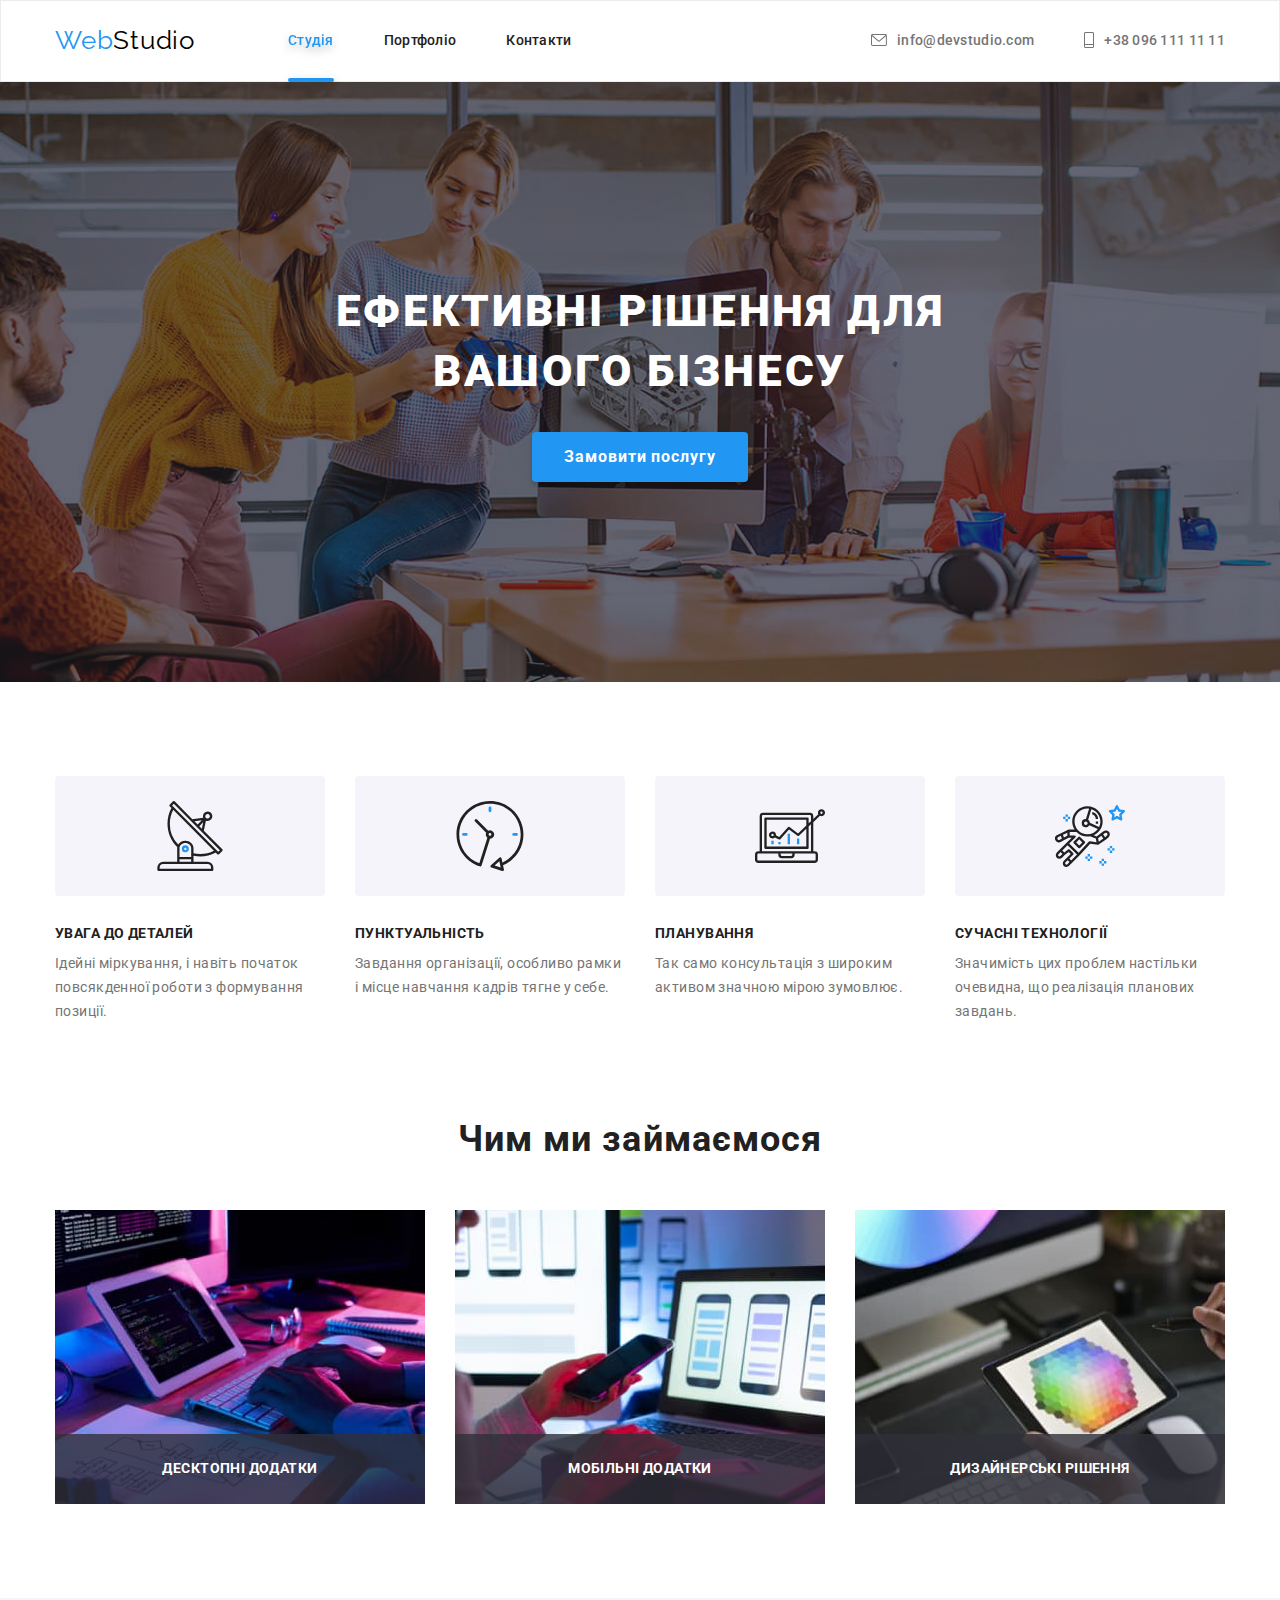
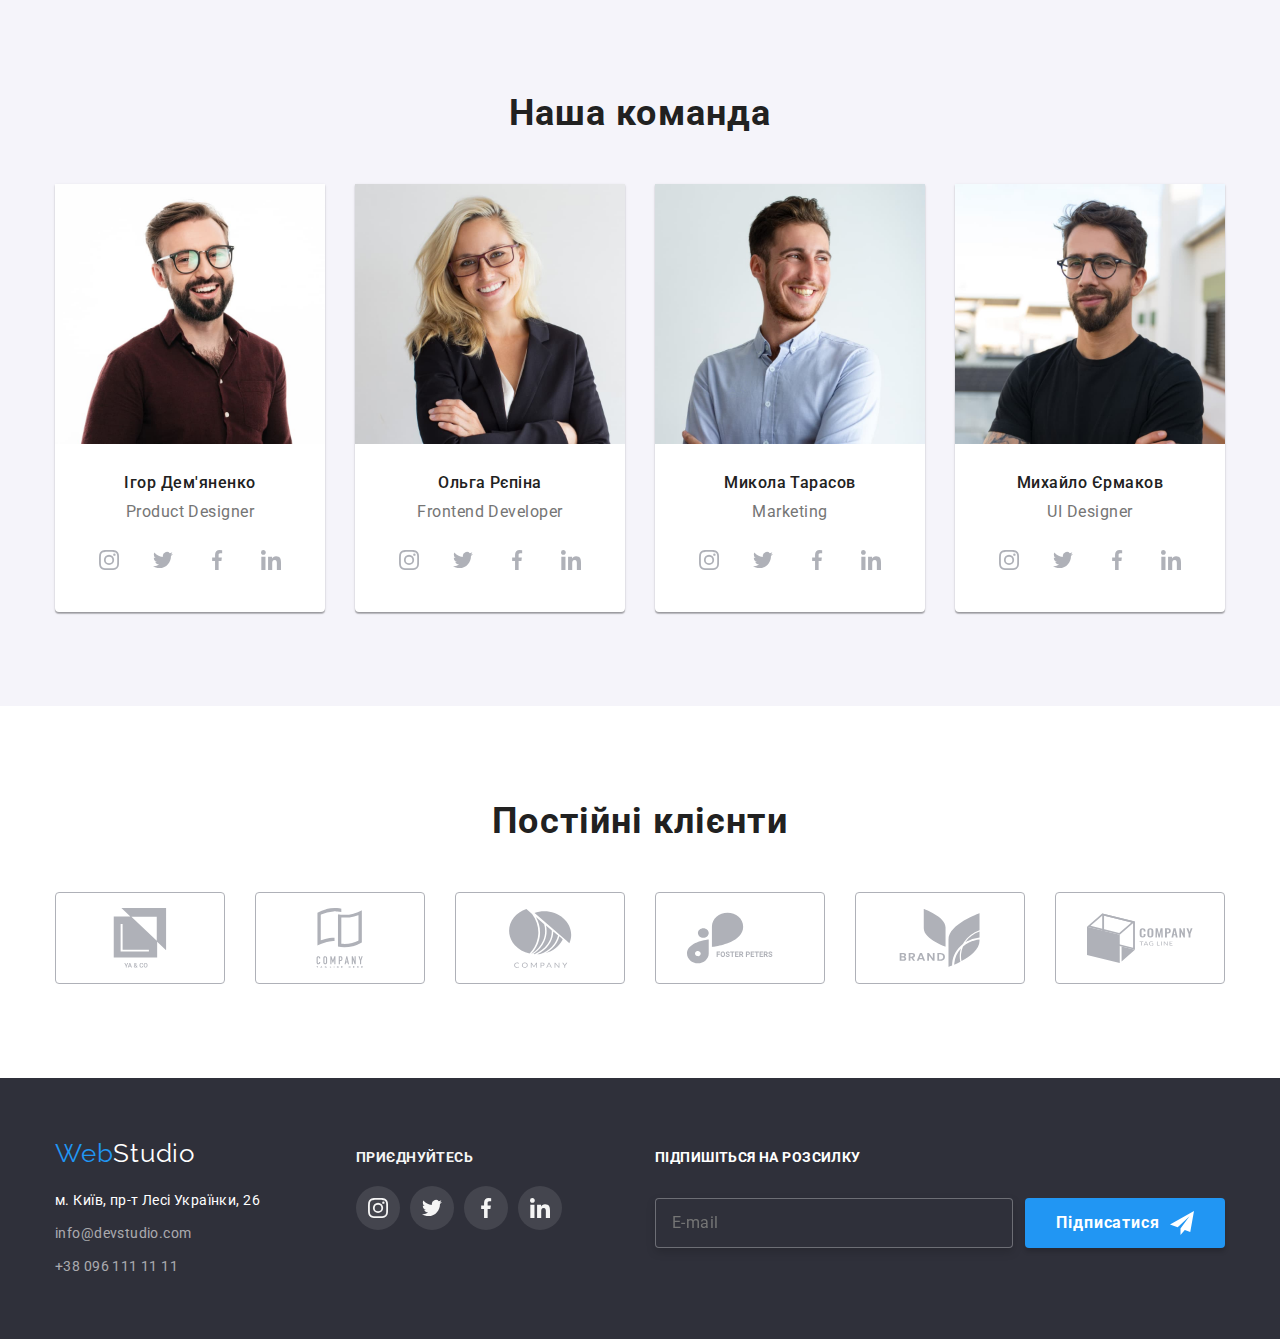
<file: index.html>
<!DOCTYPE html>
<html lang="uk">
  <head>
    <meta charset="UTF-8" />
    <meta http-equiv="X-UA-Compatible" content="IE=edge" />
    <meta name="viewport" content="width=device-width, initial-scale=1.0" />
    <title>Студія</title>

    <!-- font -->
    <link rel="preconnect" href="https://fonts.googleapis.com" />
    <link rel="preconnect" href="https://fonts.gstatic.com" crossorigin />
    <link
      href="https://fonts.googleapis.com/css2?family=Raleway:wght@700&family=Roboto:wght@400;500;700;900&display=swap"
      rel="stylesheet"
    />

    <!-- normalize -->
    <link
      rel="stylesheet"
      href="https://cdnjs.cloudflare.com/ajax/libs/modern-normalize/1.1.0/modern-normalize.min.css"
      integrity="sha512-wpPYUAdjBVSE4KJnH1VR1HeZfpl1ub8YT/NKx4PuQ5NmX2tKuGu6U/JRp5y+Y8XG2tV+wKQpNHVUX03MfMFn9Q=="
      crossorigin="anonymous"
      referrerpolicy="no-referrer"
    />

    <!-- styles -->
    
    <link rel="stylesheet" href="./css/main.min.css" />
  </head>

  <body>
    <header class="page-header">
      <div class="container">
        <nav class="navigation">
          <a class="logo" href="./index.html"> Web<span class="logo--black">Studio</span></a>
          <ul class="menu">
            <li class="menu__item">
              <a class="menu__link menu--current" href="./index.html">Студія</a>
            </li>
            <li class="menu__item">
              <a class="menu__link" href="./portfolio.html">Портфоліо</a>
            </li>
            <li class="menu__item"><a class="menu__link" href="#">Контакти</a></li>
          </ul>
        </nav>
        <ul class="header-contact">
          <li class="header-contact__item">
            <a class="header-contact__link" href="mailto:info@devstudio.com">
              <svg class="header-contact__icon" width="16" height="12">
                <use href="./images/icons.svg#icon-mail"></use></svg
              >info@devstudio.com
            </a>
          </li>
          <li class="header-contact__item">
            <a class="header-contact__link" href="tel:+380961111111">
              <svg class="header-contact__icon" width="10" height="16">
                <use href="./images/icons.svg#icon-phone"></use></svg
              >+38 096 111 11 11
            </a>
          </li>
        </ul>
      </div>
    </header>

    <main>
      <section class="hero overlay section">
        <div class="container">
          <h1 class="hero-title">Ефективні рішення для вашого бізнесу</h1>
          <button data-modal-open class="hero-button button" type="button">Замовити послугу</button>
        </div>
      </section>

      <section class="features section">
        <div class="container">
          <h2 class="visually-hidden">Наші особливості</h2>
          <ul class="features-list">
            <li class="features-list__item">
              <div class="features-svg-container">
                <svg class="features-svg-container__icon" width="70" height="70">
                  <use href="./images/icons.svg#icon-antena"></use>
                </svg>
              </div>
              <h3 class="features__title">УВАГА ДО ДЕТАЛЕЙ</h3>
              <p class="features__text">
                Ідейні міркування, і навіть початок повсякденної роботи з формування позиції.
              </p>
            </li>
            <li class="features-list__item">
              <div class="features-svg-container">
                <svg class="features-svg-container__icon" width="70" height="70">
                  <use href="./images/icons.svg#icon-clock"></use>
                </svg>
              </div>
              <h3 class="features__title">ПУНКТУАЛЬНІСТЬ</h3>
              <p class="features__text">
                Завдання організації, особливо рамки і місце навчання кадрів тягне у себе.
              </p>
            </li>
            <li class="features-list__item">
              <div class="features-svg-container">
                <svg class="features-svg-container__icon" width="70" height="70">
                  <use href="./images/icons.svg#icon-diagram"></use>
                </svg>
              </div>
              <h3 class="features__title">ПЛАНУВАННЯ</h3>
              <p class="features__text">
                Так само консультація з широким активом значною мірою зумовлює.
              </p>
            </li>
            <li class="features-list__item">
              <div class="features-svg-container">
                <svg class="features-svg-container__icon" width="70" height="70">
                  <use href="./images/icons.svg#icon-astronaut"></use>
                </svg>
              </div>
              <h3 class="features__title">СУЧАСНІ ТЕХНОЛОГІЇ</h3>
              <p class="features__text">
                Значимість цих проблем настільки очевидна, що реалізація планових завдань.
              </p>
            </li>
          </ul>
        </div>
      </section>

      <section class="engage section">
        <div class="container">
          <h2 class="engage-title section-title">Чим ми займаємося</h2>
          <ul class="engage-list list">
            <li class="engage-list__item">
              <img src="./images/img1.jpg" alt="десктопні додатки" width="370" />
              <h3 class="engage-list__title">ДЕСКТОПНІ ДОДАТКИ</h3>
            </li>
            <li class="engage-list__item">
              <img src="./images/img2.jpg" alt="мобільні додатки" width="370" />
              <h3 class="engage-list__title">Мобільні додатки</h3>
            </li>
            <li class="engage-list__item">
              <img src="./images/img3.jpg" alt="дизайнерські рішення" width="370" />
              <h3 class="engage-list__title">Дизайнерські рішення</h3>
            </li>
          </ul>
        </div>
      </section>

      <section class="team section">
        <div class="container">
          <h2 class="team-title section-title">Наша команда</h2>
          <ul class="team-list list">
            <li class="team-list__item">
              <img src="./images/igor_demyanenko.jpg" alt="Ігор Дем'яненко" width="270" />
              <div class="team-container">
                <h3 class="team-container__name">Ігор Дем'яненко</h3>
                <p class="team-container__position" lang="en">Product Designer</p>
                <ul class="social-list list">
                  <li class="social-list__item">
                    <a href="https://www.instagram.com" class="social-list__link link">
                      <svg class="icon-social" width="20" height="20">
                        <use href="./images/icons.svg#icon-instagram"></use></svg
                    ></a>
                  </li>
                  <li class="social-list__item">
                    <a href="https://twitter.com" class="social-list__link link">
                      <svg class="icon-social" width="20" height="20">
                        <use href="./images/icons.svg#icon-twitter"></use></svg
                    ></a>
                  </li>
                  <li class="social-list__item">
                    <a href="https://www.facebook.com" class="social-list__link link">
                      <svg class="icon-social" width="20" height="20">
                        <use href="./images/icons.svg#icon-facebook"></use></svg
                    ></a>
                  </li>
                  <li class="social-list__item">
                    <a href="https://www.linkedin.com" class="social-list__link link">
                      <svg class="icon-social" width="20" height="20">
                        <use href="./images/icons.svg#icon-linkedin"></use></svg
                    ></a>
                  </li>
                </ul>
              </div>
            </li>
            <li class="team-list__item">
              <img src="./images/olha_repsna.jpg" alt="Ольга Рєпіна" width="270" />
              <div class="team-container">
                <h3 class="team-container__name">Ольга Рєпіна</h3>
                <p class="team-container__position" lang="en">Frontend Developer</p>
                <ul class="social-list list">
                  <li class="social-list__item">
                    <a href="https://www.instagram.com" class="social-list__link link">
                      <svg class="icon-social" width="20" height="20">
                        <use href="./images/icons.svg#icon-instagram"></use></svg
                    ></a>
                  </li>
                  <li class="social-list__item">
                    <a href="https://twitter.com" class="social-list__link link">
                      <svg class="icon-social" width="20" height="20">
                        <use href="./images/icons.svg#icon-twitter"></use></svg
                    ></a>
                  </li>
                  <li class="social-list__item">
                    <a href="https://www.facebook.com" class="social-list__link link">
                      <svg class="icon-social" width="20" height="20">
                        <use href="./images/icons.svg#icon-facebook"></use></svg
                    ></a>
                  </li>
                  <li class="social-list__item">
                    <a href="https://www.linkedin.com" class="social-list__link link">
                      <svg class="icon-social" width="20" height="20">
                        <use href="./images/icons.svg#icon-linkedin"></use></svg
                    ></a>
                  </li>
                </ul>
              </div>
            </li>
            <li class="team-list__item">
              <img src="./images/mukola_tarasov.jpg" alt="Микола Тарасов" width="270" />
              <div class="team-container">
                <h3 class="team-container__name">Микола Тарасов</h3>
                <p class="team-container__position" lang="en">Marketing</p>
                <ul class="social-list list">
                  <li class="social-list__item">
                    <a href="https://www.instagram.com" class="social-list__link link">
                      <svg class="icon-social" width="20" height="20">
                        <use href="./images/icons.svg#icon-instagram"></use></svg
                    ></a>
                  </li>
                  <li class="social-list__item">
                    <a href="https://twitter.com" class="social-list__link link">
                      <svg class="icon-social" width="20" height="20">
                        <use href="./images/icons.svg#icon-twitter"></use></svg
                    ></a>
                  </li>
                  <li class="social-list__item">
                    <a href="https://www.facebook.com" class="social-list__link link">
                      <svg class="icon-social" width="20" height="20">
                        <use href="./images/icons.svg#icon-facebook"></use></svg
                    ></a>
                  </li>
                  <li class="social-list__item">
                    <a href="https://www.linkedin.com" class="social-list__link link">
                      <svg class="icon-social" width="20" height="20">
                        <use href="./images/icons.svg#icon-linkedin"></use></svg
                    ></a>
                  </li>
                </ul>
              </div>
            </li>
            <li class="team-list__item">
              <img src="./images/muhailo_ermakov.jpg" alt="Михайло Єрмаков" width="270" />
              <div class="team-container">
                <h3 class="team-container__name">Михайло Єрмаков</h3>
                <p class="team-container__position" lang="en">UI Designer</p>
                <ul class="social-list list">
                  <li class="social-list__item">
                    <a href="https://www.instagram.com" class="social-list__link link">
                      <svg class="icon-social" width="20" height="20">
                        <use href="./images/icons.svg#icon-instagram"></use></svg
                    ></a>
                  </li>
                  <li class="social-list__item">
                    <a href="https://twitter.com" class="social-list__link link">
                      <svg class="icon-social" width="20" height="20">
                        <use href="./images/icons.svg#icon-twitter"></use></svg
                    ></a>
                  </li>
                  <li class="social-list__item">
                    <a href="https://www.facebook.com" class="social-list__link link">
                      <svg class="icon-social" width="20" height="20">
                        <use href="./images/icons.svg#icon-facebook"></use></svg
                    ></a>
                  </li>
                  <li class="social-list__item">
                    <a href="https://www.linkedin.com" class="social-list__link link">
                      <svg class="icon-social" width="20" height="20">
                        <use href="./images/icons.svg#icon-linkedin"></use></svg
                    ></a>
                  </li>
                </ul>
              </div>
            </li>
          </ul>
        </div>
      </section>

      <section class="client section">
        <div class="container">
          <h2 class="client-title section-title">Постійні клієнти</h2>
          <ul class="client-list list">
            <li class="client-item">
              <a href="" class="client-link"
                ><svg class="icon-client" width="106" height="60">
                  <use href="./images/icons.svg#icon-client1"></use></svg
              ></a>
            </li>
            <li class="client-item">
              <a href="" class="client-link"
                ><svg class="icon-client" width="106" height="60">
                  <use href="./images/icons.svg#icon-client2"></use></svg
              ></a>
            </li>
            <li class="client-item">
              <a href="" class="client-link"
                ><svg class="icon-client" width="106" height="60">
                  <use href="./images/icons.svg#icon-client3"></use></svg
              ></a>
            </li>
            <li class="client-item">
              <a href="" class="client-link"
                ><svg class="icon-client" width="106" height="60">
                  <use href="./images/icons.svg#icon-client4"></use></svg
              ></a>
            </li>
            <li class="client-item">
              <a href="" class="client-link"
                ><svg class="icon-client" width="106" height="60">
                  <use href="./images/icons.svg#icon-client5"></use></svg
              ></a>
            </li>
            <li class="client-item">
              <a href="" class="client-link"
                ><svg class="icon-client" width="106" height="60">
                  <use href="./images/icons.svg#icon-client6"></use></svg
              ></a>
            </li>
          </ul>
        </div>
      </section>
    </main>

    <footer class="footer">
      <div class="container">
        <div class="footer-address">
          <a class="logo" href="./index.html"> Web<span class="logo--wigth">Studio</span></a>
          <address class="address">
            <ul class="address-list">
              <li class="address-list__item">
                <a
                  class="address-list__link"
                  href="https://goo.gl/maps/CPtrU1FHBa2aNyZL9"
                  target="_blank"
                  rel="noopener noreferrer nofollow"
                  >м. Київ, пр-т Лесі Українки, 26</a
                >
              </li>
              <li class="address-list__item">
                <a
                  class="address-list__link address-list__link--color"
                  href="mailto:info@devstudio.com"
                  >info@devstudio.com</a
                >
              </li>
              <li class="address-list__item">
                <a class="address-list__link address-list__link--color" href="tel:+380961111111"
                  >+38 096 111 11 11</a
                >
              </li>
            </ul>
          </address>
        </div>
        <div class="footer-social">
          <h2 class="footer-social-title">ПРИЄДНУЙТЕСЬ</h2>
          <ul class="social-list list">
            <li class="social-list__item">
              <a href="https://www.instagram.com" class="social-list__link link">
                <svg class="icon-social" width="20" height="20">
                  <use href="./images/icons.svg#icon-instagram"></use></svg
              ></a>
            </li>
            <li class="social-list__item">
              <a href="https://twitter.com" class="social-list__link link">
                <svg class="icon-social" width="20" height="20">
                  <use href="./images/icons.svg#icon-twitter"></use></svg
              ></a>
            </li>
            <li class="social-list__item">
              <a href="https://www.facebook.com" class="social-list__link link">
                <svg class="icon-social" width="20" height="20">
                  <use href="./images/icons.svg#icon-facebook"></use></svg
              ></a>
            </li>
            <li class="social-list__item">
              <a href="https://www.linkedin.com" class="social-list__link link">
                <svg class="icon-social" width="20" height="20">
                  <use href="./images/icons.svg#icon-linkedin"></use></svg
              ></a>
            </li>
          </ul>
        </div>
        <div class="footer-form">
          <h2 class="footer-form-title">Підпишіться на розсилку</h2>
          <form class="footer-form">
            <label class="footer-label-input">
              <input class="footer-input" type="email" name="mail" placeholder="E-mail" />
            </label>
            <button type="submit" class="submit button">
              Підписатися
              <svg class="input-send" width="24" height="24">
                <use href="./images/icons.svg#icon-send"></use>
              </svg>
            </button>
          </form>
        </div>
      </div>
    </footer>

    <div class="backdrop is-hidden" data-modal>
      <div class="modal">
        <button class="modal-close" type="button" data-modal-close>
          <svg class="modal-icon-close" width="18" height="18">
            <use href="./images/icons.svg#icon-close"></use>
          </svg>
        </button>
        <p class="modal-title">Залиште свої дані, ми вам передзвонимо</p>
        <form class="modal-form">
          <div class="modal-feild">
            <label class="input-label" for="user-name">Ім'я</label>
            <div class="input-wrap">
              <input
                type="text"
                name="user-name"
                class="modal-input"
                placeholder="Введіть ім'я"
                required
                id="user-name"
              />
              <svg class="modal-input-icon" width="18" height="18">
                <use href="./images/icons.svg#icon-person"></use>
              </svg>
            </div>
          </div>
          <div class="modal-feild">
            <label class="input-label" for="user-tel">Телефон</label>
            <div class="input-wrap">
              <input
                type="tel"
                name="user-tel"
                class="modal-input"
                placeholder="Введіть телефон"
                required
                id="user-tel"
              />
              <svg class="modal-input-icon" width="18" height="18">
                <use href="./images/icons.svg#icon-telphone"></use>
              </svg>
            </div>
          </div>
          <div class="modal-feild">
            <label class="input-label" for="user-mail">Пошта</label>
            <div class="input-wrap">
              <input
                type="email"
                name="user-mail"
                class="modal-input"
                placeholder="Введіть пошту"
                required
                id="user-mail"
              />
              <svg class="modal-input-icon" width="18" height="18">
                <use href="./images/icons.svg#icon-email"></use>
              </svg>
            </div>
          </div>
          <div class="modal-feild last">
            <label class="input-label" for="user-comment">Коментар</label>
            <textarea
              name="user-comment"
              id="user-comment"
              class="modal-text"
              placeholder="Введіть текст"
            ></textarea>
          </div>
          <label class="label-checkbox">
            <input
              type="checkbox"
              class="input-checkbox visually-hidden"
              name="licence-agree"
              value="agree"
            />
            <span class="custom-check">
              <svg class="check-icon" width="16" height="15">
                <use href="./images/icons.svg#icon-checked"></use>
              </svg>
            </span>
            <span class="checkbox-text">Погоджуюся з розсилкою та приймаю</span>
            <a сlass="link-checkbox" href="./index.html">Умови договору</a>
          </label>
          <button class="button-submit button" type="submit">Відправити</button>
        </form>
      </div>
    </div>
    <script src="./js/modal.js"></script>
  </body>
</html>
</file>
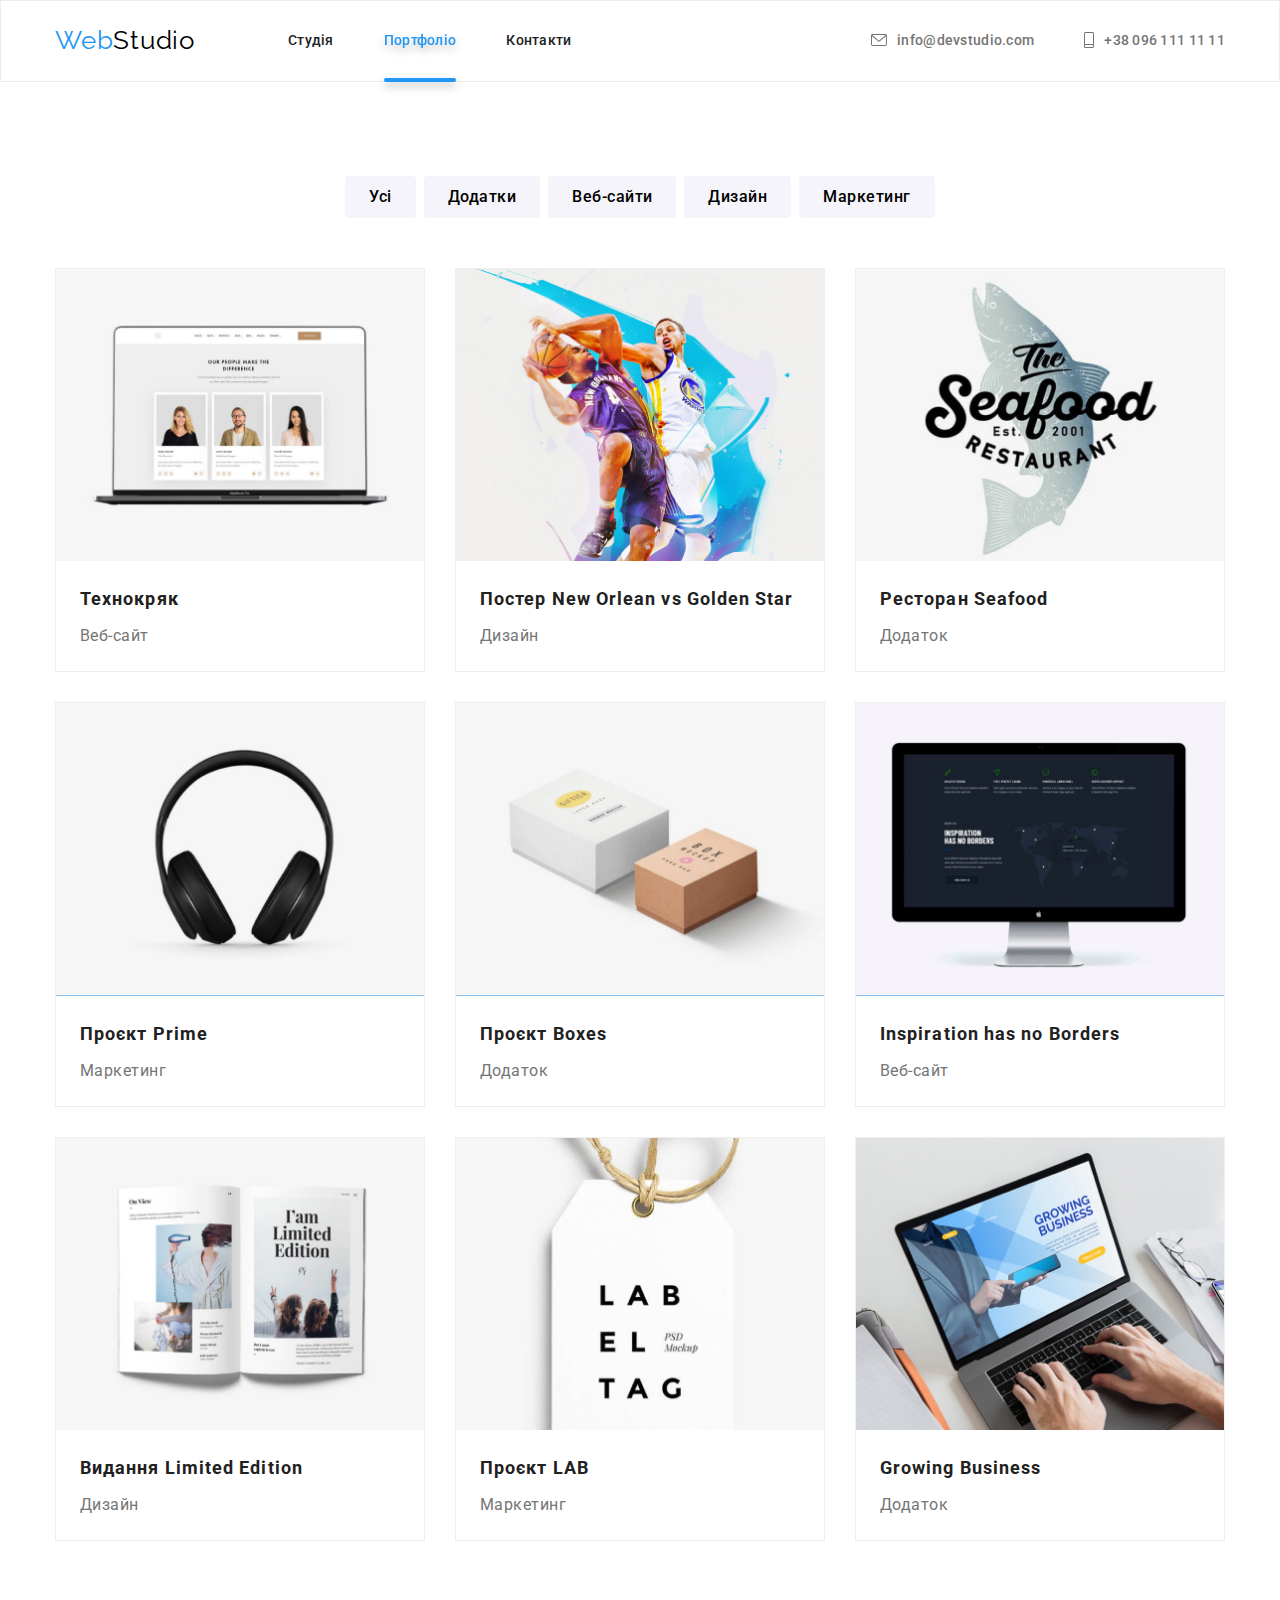
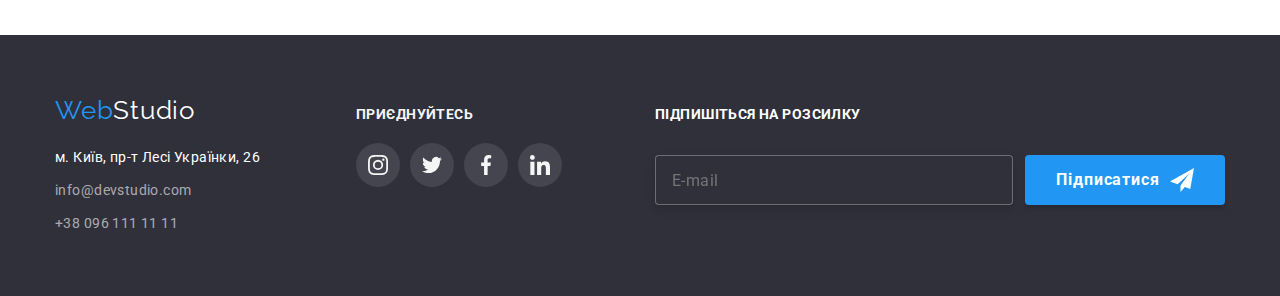
<file: portfolio.html>
<!DOCTYPE html>
<html lang="uk">
  <head>
    <meta charset="UTF-8" />
    <meta http-equiv="X-UA-Compatible" content="IE=edge" />
    <meta name="viewport" content="width=device-width, initial-scale=1.0" />
    <title>Портфоліо</title>
    <link rel="preconnect" href="https://fonts.googleapis.com" />
    <link rel="preconnect" href="https://fonts.gstatic.com" crossorigin />
    <link
      href="https://fonts.googleapis.com/css2?family=Raleway:wght@700&family=Roboto:wght@400;500;700;900&display=swap"
      rel="stylesheet"
    />
    <link
      rel="stylesheet"
      href="https://cdnjs.cloudflare.com/ajax/libs/modern-normalize/1.1.0/modern-normalize.min.css"
      integrity="sha512-wpPYUAdjBVSE4KJnH1VR1HeZfpl1ub8YT/NKx4PuQ5NmX2tKuGu6U/JRp5y+Y8XG2tV+wKQpNHVUX03MfMFn9Q=="
      crossorigin="anonymous"
      referrerpolicy="no-referrer"
    />
    <link rel="stylesheet" href="./css/main.min.css" />
  </head>

  <body class="sait-body">
    <header class="page-header">
      <div class="container">
        <nav class="navigation">
          <a class="logo" href="./index.html"> Web<span class="logo--black">Studio</span></a>
          <ul class="menu">
            <li class="menu__item">
              <a class="menu__link" href="./index.html">Студія</a>
            </li>
            <li class="menu__item">
              <a class="menu__link menu--current" href="./portfolio.html">Портфоліо</a>
            </li>
            <li class="menu__item"><a class="menu__link" href="#">Контакти</a></li>
          </ul>
        </nav>
        <ul class="header-contact">
          <li class="header-contact__item">
            <a class="header-contact__link" href="mailto:info@devstudio.com">
              <svg class="header-contact__icon" width="16" height="12">
                <use href="./images/icons.svg#icon-mail"></use></svg
              >info@devstudio.com
            </a>
          </li>
          <li class="header-contact__item">
            <a class="header-contact__link" href="tel:+380961111111">
              <svg class="header-contact__icon" width="10" height="16">
                <use href="./images/icons.svg#icon-phone"></use></svg
              >+38 096 111 11 11
            </a>
          </li>
        </ul>
      </div>
    </header>
    <main>
      <section class="portfolio section">
        <div class="container">
          <h1 class="filters-title visually-hidden">портфоліо</h1>
          <ul class="filters-list list">
            <li class="filters-item">
              <button class="filters-button" type="button">Усі</button>
            </li>
            <li class="filters-item">
              <button class="filters-button" type="button">Додатки</button>
            </li>
            <li class="filters-item">
              <button class="filters-button" type="button">Веб-сайти</button>
            </li>
            <li class="filters-item">
              <button class="filters-button" type="button">Дизайн</button>
            </li>
            <li class="filters-item">
              <button class="filters-button" type="button">Маркетинг</button>
            </li>
          </ul>
          <ul class="progects-list list">
            <li class="progects-item">
              <a class="progects-link link" href="http://">
                <div class="progects-thamb">
                  <img src="./images/tehnokryak.jpg" alt="Технокряк" width="370" />
                  <p class="progects-overlay-text">
                    Ресурс пропонує комплексні пропозиції з різним рівнем функціоналу та сервісів.
                    Все це дозволить відвідувачу отримати вичерпні відомості про компанію чи
                    приватну особу.
                  </p>
                </div>
                <div class="container-progects">
                  <h2 class="progects-title">Технокряк</h2>
                  <p class="progects-text">Веб-сайт</p>
                </div>
              </a>
            </li>
            <li class="progects-item">
              <a class="progects-link link" href="http://">
                <div class="progects-thamb">
                  <img src="./images/poster.jpg" alt="New Orlean vs Golden Star" width="370" />
                  <p class="progects-overlay-text">
                    Ресурс пропонує комплексні пропозиції з різним рівнем функціоналу та сервісів.
                    Все це дозволить відвідувачу отримати вичерпні відомості про компанію чи
                    приватну особу.
                  </p>
                </div>
                <div class="container-progects">
                  <h2 class="progects-title">
                    Постер <span lang="en">New Orlean vs Golden Star</span>
                  </h2>
                  <p class="progects-text">Дизайн</p>
                </div>
              </a>
            </li>
            <li class="progects-item">
              <a class="progects-link link" href="http://">
                <div class="progects-thamb">
                  <img src="./images/restoran.jpg" alt="Seafood" width="370" />
                  <p class="progects-overlay-text">
                    Ресурс пропонує комплексні пропозиції з різним рівнем функціоналу та сервісів.
                    Все це дозволить відвідувачу отримати вичерпні відомості про компанію чи
                    приватну особу.
                  </p>
                </div>
                <div class="container-progects">
                  <h2 class="progects-title">Ресторан <span lang="en">Seafood</span></h2>
                  <p class="progects-text">Додаток</p>
                </div>
              </a>
            </li>
            <li class="progects-item">
              <a class="progects-link link" href="http://">
                <div class="progects-thamb">
                  <img src="./images/prime.jpg" alt="Prime" width="370" />
                  <p class="progects-overlay-text">
                    Ресурс пропонує комплексні пропозиції з різним рівнем функціоналу та сервісів.
                    Все це дозволить відвідувачу отримати вичерпні відомості про компанію чи
                    приватну особу.
                  </p>
                </div>
                <div class="container-progects">
                  <h2 class="progects-title">Проєкт <span lang="en">Prime</span></h2>
                  <p class="progects-text">Маркетинг</p>
                </div>
              </a>
            </li>
            <li class="progects-item">
              <a class="progects-link link" href="http://">
                <div class="progects-thamb">
                  <img src="./images/boxes.jpg" alt="Boxes" width="370" />
                  <p class="progects-overlay-text">
                    Ресурс пропонує комплексні пропозиції з різним рівнем функціоналу та сервісів.
                    Все це дозволить відвідувачу отримати вичерпні відомості про компанію чи
                    приватну особу.
                  </p>
                </div>
                <div class="container-progects">
                  <h2 class="progects-title">Проєкт <span lang="en">Boxes</span></h2>
                  <p class="progects-text">Додаток</p>
                </div>
              </a>
            </li>
            <li class="progects-item">
              <a class="progects-link link" href="http://">
                <div class="progects-thamb">
                  <img
                    src="./images/inspiration_has_no_borders.jpg"
                    alt="Inspiration has no Borders"
                    width="370"
                  />
                  <p class="progects-overlay-text">
                    Ресурс пропонує комплексні пропозиції з різним рівнем функціоналу та сервісів.
                    Все це дозволить відвідувачу отримати вичерпні відомості про компанію чи
                    приватну особу.
                  </p>
                </div>
                <div class="container-progects">
                  <h2 class="progects-title" lang="en">Inspiration has no Borders</h2>
                  <p class="progects-text">Веб-сайт</p>
                </div>
              </a>
            </li>
            <li class="progects-item">
              <a class="progects-link link" href="http://">
                <div class="progects-thamb">
                  <img src="./images/limited_edition.jpg" alt="Limited Edition" width="370" />
                  <p class="progects-overlay-text">
                    Ресурс пропонує комплексні пропозиції з різним рівнем функціоналу та сервісів.
                    Все це дозволить відвідувачу отримати вичерпні відомості про компанію чи
                    приватну особу.
                  </p>
                </div>
                <div class="container-progects">
                  <h2 class="progects-title">Видання <span lang="en">Limited Edition</span></h2>
                  <p class="progects-text">Дизайн</p>
                </div>
              </a>
            </li>
            <li class="progects-item">
              <a class="progects-link link" href="http://">
                <div class="progects-thamb">
                  <img src="./images/lab.jpg" alt="LAB" width="370" />
                  <p class="progects-overlay-text">
                    Ресурс пропонує комплексні пропозиції з різним рівнем функціоналу та сервісів.
                    Все це дозволить відвідувачу отримати вичерпні відомості про компанію чи
                    приватну особу.
                  </p>
                </div>
                <div class="container-progects">
                  <h2 class="progects-title">Проєкт <span lang="en">LAB</span></h2>
                  <p class="progects-text">Маркетинг</p>
                </div>
              </a>
            </li>
            <li class="progects-item">
              <a class="progects-link link" href="http://">
                <div class="progects-thamb">
                  <img src="./images/growing_business.jpg" alt="Growing Business" width="370" />
                  <p class="progects-overlay-text">
                    Ресурс пропонує комплексні пропозиції з різним рівнем функціоналу та сервісів.
                    Все це дозволить відвідувачу отримати вичерпні відомості про компанію чи
                    приватну особу.
                  </p>
                </div>
                <div class="container-progects">
                  <h2 class="progects-title" lang="en">Growing Business</h2>
                  <p class="progects-text">Додаток</p>
                </div>
              </a>
            </li>
          </ul>
        </div>
      </section>
    </main>
    <footer class="footer">
      <div class="container">
        <div class="footer-address">
          <a class="logo" href="./index.html"> Web<span class="logo--wigth">Studio</span></a>
          <address class="address">
            <ul class="address-list">
              <li class="address-list__item">
                <a
                  class="address-list__link"
                  href="https://goo.gl/maps/CPtrU1FHBa2aNyZL9"
                  target="_blank"
                  rel="noopener noreferrer nofollow"
                  >м. Київ, пр-т Лесі Українки, 26</a
                >
              </li>
              <li class="address-list__item">
                <a
                  class="address-list__link address-list__link--color"
                  href="mailto:info@devstudio.com"
                  >info@devstudio.com</a
                >
              </li>
              <li class="address-list__item">
                <a class="address-list__link address-list__link--color" href="tel:+380961111111"
                  >+38 096 111 11 11</a
                >
              </li>
            </ul>
          </address>
        </div>
        <div class="footer-social">
          <h2 class="footer-social-title">ПРИЄДНУЙТЕСЬ</h2>
          <ul class="social-list list">
            <li class="social-list__item">
              <a href="https://www.instagram.com" class="social-list__link link">
                <svg class="icon-social" width="20" height="20">
                  <use href="./images/icons.svg#icon-instagram"></use></svg
              ></a>
            </li>
            <li class="social-list__item">
              <a href="https://twitter.com" class="social-list__link link">
                <svg class="icon-social" width="20" height="20">
                  <use href="./images/icons.svg#icon-twitter"></use></svg
              ></a>
            </li>
            <li class="social-list__item">
              <a href="https://www.facebook.com" class="social-list__link link">
                <svg class="icon-social" width="20" height="20">
                  <use href="./images/icons.svg#icon-facebook"></use></svg
              ></a>
            </li>
            <li class="social-list__item">
              <a href="https://www.linkedin.com" class="social-list__link link">
                <svg class="icon-social" width="20" height="20">
                  <use href="./images/icons.svg#icon-linkedin"></use></svg
              ></a>
            </li>
          </ul>
        </div>
        <div class="footer-form">
          <h2 class="footer-form-title">Підпишіться на розсилку</h2>
          <form class="footer-form">
            <label class="footer-label-input">
              <input class="footer-input" type="email" name="mail" placeholder="E-mail" />
            </label>
            <button type="submit" class="submit button">
              Підписатися
              <svg class="input-send" width="24" height="24">
                <use href="./images/icons.svg#icon-send"></use>
              </svg>
            </button>
          </form>
        </div>
      </div>
    </footer>
  </body>
</html>
</file>
<file: css/main.min.css>
.header-contact__link,.header-contact,.menu,.navigation,.page-header .container,.label-checkbox,.button{display:-webkit-box;display:-ms-flexbox;display:flex;-webkit-box-align:center;-ms-flex-align:center;align-items:center}.filters-list,.client-link,.social-list__link,.social-list,.engage-list__title,.engage-list,.features-svg-container,.features-list{display:-webkit-box;display:-ms-flexbox;display:flex;-webkit-box-pack:center;-ms-flex-pack:center;justify-content:center}.visually-hidden{position:absolute;white-space:nowrap;width:1px;height:1px;overflow:hidden;border:0;padding:0;clip:rect(0 0 0 0);-webkit-clip-path:inset(50%);clip-path:inset(50%);margin:-1px}/*! modern-normalize v1.1.0 | MIT License | https://github.com/sindresorhus/modern-normalize */*,::after,::before{-webkit-box-sizing:border-box;box-sizing:border-box}html{-moz-tab-size:4;-o-tab-size:4;tab-size:4}html{line-height:1.15;-webkit-text-size-adjust:100%}body{margin:0}body{font-family:system-ui,-apple-system,"Segoe UI",Roboto,Helvetica,Arial,sans-serif,"Apple Color Emoji","Segoe UI Emoji"}hr{height:0;color:inherit}abbr[title]{-webkit-text-decoration:underline dotted;text-decoration:underline dotted}b,strong{font-weight:bolder}code,kbd,pre,samp{font-family:ui-monospace,SFMono-Regular,Consolas,"Liberation Mono",Menlo,monospace;font-size:1em}small{font-size:80%}sub,sup{font-size:75%;line-height:0;position:relative;vertical-align:baseline}sub{bottom:-0.25em}sup{top:-0.5em}table{text-indent:0;border-color:inherit}button,input,optgroup,select,textarea{font-family:inherit;font-size:100%;line-height:1.15;margin:0}button,select{text-transform:none}[type=button],[type=reset],[type=submit],button{-webkit-appearance:button}::-moz-focus-inner{border-style:none;padding:0}:-moz-focusring{outline:1px dotted ButtonText}:-moz-ui-invalid{box-shadow:none}legend{padding:0}progress{vertical-align:baseline}::-webkit-inner-spin-button,::-webkit-outer-spin-button{height:auto}[type=search]{-webkit-appearance:textfield;outline-offset:-2px}::-webkit-search-decoration{-webkit-appearance:none}::-webkit-file-upload-button{-webkit-appearance:button;font:inherit}summary{display:list-item}html{-webkit-box-sizing:border-box;box-sizing:border-box}*,*::before,*::after{-webkit-box-sizing:inherit;box-sizing:inherit}p,h1,h2,h3,h4,h5,h6{margin:0}ul,ol{margin:0;padding-left:0}button{cursor:pointer}address{font-style:normal}img{display:block;max-width:100%;height:auto}.link{text-decoration:none}.list{list-style:none}body{background:#fff;color:#212121;font-family:"Roboto","Raleway",sans-serif;font-size:14px}.container{width:1200px;padding-left:15px;padding-right:15px;margin:0 auto}.section{padding-top:94px;padding-bottom:94px}.section-title{margin-bottom:50px;font-size:36px;line-height:1.17;letter-spacing:.03em;text-align:center}.button{background-color:#2196f3;-webkit-transition:background-color 250ms cubic-bezier(0.4, 0, 0.2, 1);transition:background-color 250ms cubic-bezier(0.4, 0, 0.2, 1);-webkit-box-pack:center;-ms-flex-pack:center;justify-content:center;height:50px;font-family:"Roboto";font-style:normal;font-size:16px;line-height:1.88;letter-spacing:.06em;font-weight:700;border-color:rgba(0,0,0,0);color:#fff;-webkit-box-shadow:0px 4px 4px rgba(0,0,0,.15);box-shadow:0px 4px 4px rgba(0,0,0,.15);border-radius:4px}.backdrop{position:fixed;top:0;left:0;width:100%;height:100%;background-color:rgba(0,0,0,.2);-webkit-transition:opacity 250ms cubic-bezier(0.4, 0, 0.2, 1),visibility 250ms cubic-bezier(0.4, 0, 0.2, 1);transition:opacity 250ms cubic-bezier(0.4, 0, 0.2, 1),visibility 250ms cubic-bezier(0.4, 0, 0.2, 1)}.backdrop.is-hidden{opacity:0;visibility:hidden;pointer-events:none}.backdrop.is-hidden .modal{-webkit-transform:translate(-50%, -50%) scale(0) rotate(-360deg);transform:translate(-50%, -50%) scale(0) rotate(-360deg);border-radius:50%}.modal{position:absolute;top:50%;left:50%;-webkit-transform:translate(-50%, -50%) scale(1) rotate(0);transform:translate(-50%, -50%) scale(1) rotate(0);-webkit-transition:border-radius 250ms cubic-bezier(0.4, 0, 0.2, 1),-webkit-transform 250ms cubic-bezier(0.4, 0, 0.2, 1);transition:border-radius 250ms cubic-bezier(0.4, 0, 0.2, 1),-webkit-transform 250ms cubic-bezier(0.4, 0, 0.2, 1);transition:transform 250ms cubic-bezier(0.4, 0, 0.2, 1),border-radius 250ms cubic-bezier(0.4, 0, 0.2, 1);transition:transform 250ms cubic-bezier(0.4, 0, 0.2, 1),border-radius 250ms cubic-bezier(0.4, 0, 0.2, 1),-webkit-transform 250ms cubic-bezier(0.4, 0, 0.2, 1);min-height:581px;width:528px;border-radius:4px;padding:40px;background-color:#fff;-webkit-box-shadow:1px 0px 2px rgba(0,0,0,.2),1px 0px 1px rgba(0,0,0,.14),3px 0px 1px rgba(0,0,0,.12);box-shadow:1px 0px 2px rgba(0,0,0,.2),1px 0px 1px rgba(0,0,0,.14),3px 0px 1px rgba(0,0,0,.12)}.modal-close{position:absolute;top:8px;right:8px;width:30px;height:30px;-webkit-transition:color 250ms cubic-bezier(0.4, 0, 0.2, 1);transition:color 250ms cubic-bezier(0.4, 0, 0.2, 1);display:-webkit-inline-box;display:-ms-inline-flexbox;display:inline-flex;-webkit-box-pack:center;-ms-flex-pack:center;justify-content:center;-webkit-box-align:center;-ms-flex-align:center;align-items:center;border-radius:50%;border:1px solid rgba(0,0,0,.1);background-color:rgba(0,0,0,0);cursor:pointer;color:#000}.modal-close:hover,.modal-close:focus{color:#2196f3}.modal-icon-close{fill:currentColor}.modal-title{font-size:20px;line-height:1.15;letter-spacing:.03em;font-weight:700;text-align:center;margin-bottom:12px;color:#212121}.modal-feild{margin-bottom:10px}.last{margin-bottom:0}.input-label{display:block;margin-bottom:4px;font-size:12px;line-height:1.67;letter-spacing:.01em;color:#757575}.input-wrap{position:relative}.modal-input-icon{position:absolute;left:12px;top:50%;-webkit-transform:translateY(-50%);transform:translateY(-50%);-webkit-transition:fill 250ms cubic-bezier(0.4, 0, 0.2, 1);transition:fill 250ms cubic-bezier(0.4, 0, 0.2, 1)}.modal-input{width:100%;height:40px;border:1px solid rgba(33,33,33,.2);border-radius:4px;padding-left:40px;outline:rgba(0,0,0,0);-webkit-transition:border-color 250ms cubic-bezier(0.4, 0, 0.2, 1);transition:border-color 250ms cubic-bezier(0.4, 0, 0.2, 1)}.modal-input::-webkit-input-placeholder{font-size:12px;letter-spacing:.01em;color:rgba(117,117,117,.5)}.modal-input::-moz-placeholder{font-size:12px;letter-spacing:.01em;color:rgba(117,117,117,.5)}.modal-input:-ms-input-placeholder{font-size:12px;letter-spacing:.01em;color:rgba(117,117,117,.5)}.modal-input::-ms-input-placeholder{font-size:12px;letter-spacing:.01em;color:rgba(117,117,117,.5)}.modal-input::placeholder{font-size:12px;letter-spacing:.01em;color:rgba(117,117,117,.5)}.modal-input:focus{border-color:#2196f3}.modal-input:focus+.modal-input-icon{fill:#2196f3}.modal-text{width:100%;height:120px;border:1px solid rgba(33,33,33,.2);border-radius:4px;padding:12px 16px;resize:none;outline:rgba(0,0,0,0);-webkit-transition:border-color 250ms cubic-bezier(0.4, 0, 0.2, 1);transition:border-color 250ms cubic-bezier(0.4, 0, 0.2, 1)}.modal-text::-webkit-input-placeholder{font-size:12px;letter-spacing:.01em;color:rgba(117,117,117,.5)}.modal-text::-moz-placeholder{font-size:12px;letter-spacing:.01em;color:rgba(117,117,117,.5)}.modal-text:-ms-input-placeholder{font-size:12px;letter-spacing:.01em;color:rgba(117,117,117,.5)}.modal-text::-ms-input-placeholder{font-size:12px;letter-spacing:.01em;color:rgba(117,117,117,.5)}.modal-text::placeholder{font-size:12px;letter-spacing:.01em;color:rgba(117,117,117,.5)}.modal-text:focus{border-color:#2196f3}.label-checkbox{-webkit-box-pack:center;-ms-flex-pack:center;justify-content:center;gap:7px;line-height:1.71;margin-top:20px;margin-bottom:30px;color:#757575}.label-checkbox>a{color:#2196f3}.custom-check{position:relative;width:16px;height:15px;border:2px solid #212121;border-radius:2px;background-color:rgba(0,0,0,0);-webkit-transition:border-color 250ms cubic-bezier(0.4, 0, 0.2, 1);transition:border-color 250ms cubic-bezier(0.4, 0, 0.2, 1)}.custom-check>svg{-webkit-transition:opacity 250ms cubic-bezier(0.4, 0, 0.2, 1);transition:opacity 250ms cubic-bezier(0.4, 0, 0.2, 1)}.check-icon{position:absolute;top:50%;left:50%;-webkit-transform:translate(-50%, -50%);transform:translate(-50%, -50%);opacity:0;fill:#f5f5f5;background-color:#2196f3;border-radius:2px}.input-checkbox:checked+.custom-check{border-color:rgba(0,0,0,0)}.input-checkbox:checked+.custom-check>svg{opacity:1}.checkbox-text{display:-webkit-box;display:-ms-flexbox;display:flex;line-height:1.17;letter-spacing:.03em;color:#757575}.licence-link{color:#2196f3}.button-submit{width:200px;margin:0 auto;text-align:center}.button-submit:hover,.button-submit:focus{background-color:#188ce8}.page-header{padding-top:24px;padding-bottom:25px;border:1px solid #ececec}.menu{gap:50px;list-style:none}.logo{color:#2196f3;font-family:"Raleway";font-size:26px;line-height:1.19;letter-spacing:.03em;margin-right:93px;text-decoration:none}.logo--black{color:#000}.menu__link{text-decoration:none;color:#212121}.menu--current{color:#2196f3;-webkit-filter:drop-shadow(0px 4px 4px rgba(0, 0, 0, 0.25));filter:drop-shadow(0px 4px 4px rgba(0, 0, 0, 0.25))}.menu--current::after{position:absolute;left:0;bottom:-34px;content:"";display:inline-block;width:100%;height:4px;border-radius:2px;background-color:#2196f3}.header-contact{gap:50px;margin-left:auto;list-style:none}.header-contact__link{text-decoration:none;color:#757575}.header-contact__icon{margin-right:10px;fill:currentColor}.menu__link,.header-contact__link{letter-spacing:.02em;font-weight:500;-webkit-transition:color 250ms cubic-bezier(0.4, 0, 0.2, 1);transition:color 250ms cubic-bezier(0.4, 0, 0.2, 1)}.menu__link:hover,.menu__link:focus,.header-contact__link:hover,.header-contact__link:focus{color:#2196f3}.icon-contlist{margin-right:10px;fill:currentColor}.footer{padding-top:60px;padding-bottom:60px;background-color:#2f303a}.footer .container{display:-webkit-box;display:-ms-flexbox;display:flex;-webkit-box-align:baseline;-ms-flex-align:baseline;align-items:baseline}.footer .logo{display:inline-block;margin:0 0 20px 0}.footer-social{margin-left:70px;margin-right:93px}.footer .social-list__link{color:#f5f5f5;background-color:rgba(255,255,255,.1);-webkit-transition:background-color 250ms cubic-bezier(0.4, 0, 0.2, 1);transition:background-color 250ms cubic-bezier(0.4, 0, 0.2, 1);height:100%;-webkit-box-align:center;-ms-flex-align:center;align-items:center;border-radius:50%}.footer .social-list__link:hover,.footer .social-list__link:focus{background-color:#2196f3}.footer .submit{gap:10px;width:200px}.footer .submit:hover,.footer .submit:focus{background-color:#188ce8}.logo--wigth{color:#fff}.address-list{display:-webkit-box;display:-ms-flexbox;display:flex;-webkit-box-orient:vertical;-webkit-box-direction:normal;-ms-flex-direction:column;flex-direction:column;row-gap:9px;width:231px;list-style:none}.address-list__link{text-decoration:none;-webkit-transition:color 250ms cubic-bezier(0.4, 0, 0.2, 1);transition:color 250ms cubic-bezier(0.4, 0, 0.2, 1);color:#fff;line-height:1.71;letter-spacing:.03em;transition:color 250ms cubic-bezier(0.4, 0, 0.2, 1)}.address-list__link:hover,.address-list__link:focus{color:#2196f3}.address-list__link--color{color:rgba(255,255,255,.6)}.footer-social-title{display:inline-block;margin-bottom:20px;font-size:14px;line-height:1.14;letter-spacing:.03em;text-transform:uppercase;color:#f5f5f5}.footer-form-title{font-weight:700;font-size:14px;line-height:1.14;letter-spacing:.03em;text-transform:uppercase;margin-bottom:20px;color:#fff}.footer-form{display:-webkit-box;display:-ms-flexbox;display:flex;-ms-flex-wrap:wrap;flex-wrap:wrap;gap:12px}.footer-input{width:358px;height:50px;font-size:16px;line-height:1.25;letter-spacing:.03em;padding-left:16px;color:rgba(255,255,255,.6);background-color:#2f303a;border:1px solid rgba(255,255,255,.3);-webkit-filter:drop-shadow(0px 4px 4px rgba(0, 0, 0, 0.15));filter:drop-shadow(0px 4px 4px rgba(0, 0, 0, 0.15));border-radius:4px;outline:rgba(0,0,0,0);-webkit-transition:border-color 250ms cubic-bezier(0.4, 0, 0.2, 1);transition:border-color 250ms cubic-bezier(0.4, 0, 0.2, 1)}.footer-input:focus{border-color:#2196f3}.input-send{fill:currentColor}.overlay{max-width:1600px;height:600px;margin-right:auto;margin-left:auto;background-repeat:no-repeat;background-size:cover;background-position:center;background-image:-webkit-gradient(linear, left top, left bottom, from(rgba(47, 48, 58, 0.4)), to(rgba(47, 48, 58, 0.4))),url("../images/hero-backgraund.jpg");background-image:linear-gradient(rgba(47, 48, 58, 0.4), rgba(47, 48, 58, 0.4)),url("../images/hero-backgraund.jpg")}.hero{text-align:center;padding:200px 0;color:#fff;background-color:#2f303a}.hero-title{max-width:696px;margin:0 auto;font-size:44px;line-height:1.36;letter-spacing:.06em;font-weight:900;text-transform:uppercase}.hero-button{min-width:216px;margin:30px auto 0}.hero-button:hover,.hero-button:focus{background-color:#188ce8}.features-list{gap:30px;list-style:none}.features-list__item{width:270px}.features-svg-container{height:120px;-webkit-box-align:center;-ms-flex-align:center;align-items:center;margin-bottom:30px;border-radius:4px;background-color:#f5f4fa}.features__title{font-size:14px;line-height:1.14;letter-spacing:.03em;text-transform:uppercase}.features__text{margin-top:10px;line-height:1.71;letter-spacing:.03em;color:#757575}.engage{padding-top:0}.engage-list{gap:30px}.engage-list__item{position:relative}.engage-list__title{position:absolute;bottom:0;width:100%;height:70px;font-size:14px;line-height:1.14;letter-spacing:.03em;text-transform:uppercase;-webkit-box-align:center;-ms-flex-align:center;align-items:center;color:#fff;background-color:rgba(47,48,58,.8)}.team{background-color:#f5f4fa}.team-list{display:-webkit-box;display:-ms-flexbox;display:flex;gap:30px}.team-container{padding:30px 0}.team-container__name{font-weight:500;margin-bottom:10px}.team-container__position{margin-bottom:16px;color:#757575}.team-container__name,.team-container__position{font-size:16px;line-height:1.18;letter-spacing:.03em;text-align:center}.team-list__item{border-radius:0px 0px 4px 4px;background-color:#fff;-webkit-box-shadow:0px 1px 3px rgba(0,0,0,.12),0px 1px 1px rgba(0,0,0,.14),0px 2px 1px rgba(0,0,0,.2);box-shadow:0px 1px 3px rgba(0,0,0,.12),0px 1px 1px rgba(0,0,0,.14),0px 2px 1px rgba(0,0,0,.2)}.social-list{gap:10px}.social-list__item{width:44px;height:44px}.social-list__link{-webkit-transition:background-color 250ms cubic-bezier(0.4, 0, 0.2, 1),color 250ms cubic-bezier(0.4, 0, 0.2, 1);transition:background-color 250ms cubic-bezier(0.4, 0, 0.2, 1),color 250ms cubic-bezier(0.4, 0, 0.2, 1);color:#afb1b8;height:100%;-webkit-box-align:center;-ms-flex-align:center;align-items:center;border-radius:50%}.social-list__link:hover,.social-list__link:focus{color:#f5f5f5;background-color:#2196f3}.icon-social,.icon-client{fill:currentColor}.client-list{display:-webkit-box;display:-ms-flexbox;display:flex;gap:30px}.client-item{width:170px;height:92px}.client-link{-webkit-transition:border-color 250ms cubic-bezier(0.4, 0, 0.2, 1),color 250ms cubic-bezier(0.4, 0, 0.2, 1);transition:border-color 250ms cubic-bezier(0.4, 0, 0.2, 1),color 250ms cubic-bezier(0.4, 0, 0.2, 1);height:100%;-webkit-box-align:center;-ms-flex-align:center;align-items:center;border:1px solid #afb1b8;border-radius:4px;color:#afb1b8}.client-link:hover,.client-link:focus{border-color:#2196f3;color:#2196f3}.filters-list{gap:8px}.filters-button{font-family:"Roboto";padding:6px 22px;font-size:16px;line-height:1.62;letter-spacing:.03em;font-weight:500;border-radius:4px;border-color:rgba(0,0,0,0);-webkit-transition:color 250ms cubic-bezier(0.4, 0, 0.2, 1),background-color 250ms cubic-bezier(0.4, 0, 0.2, 1),-webkit-box-shadow 250ms cubic-bezier(0.4, 0, 0.2, 1);transition:color 250ms cubic-bezier(0.4, 0, 0.2, 1),background-color 250ms cubic-bezier(0.4, 0, 0.2, 1),-webkit-box-shadow 250ms cubic-bezier(0.4, 0, 0.2, 1);transition:color 250ms cubic-bezier(0.4, 0, 0.2, 1),background-color 250ms cubic-bezier(0.4, 0, 0.2, 1),box-shadow 250ms cubic-bezier(0.4, 0, 0.2, 1);transition:color 250ms cubic-bezier(0.4, 0, 0.2, 1),background-color 250ms cubic-bezier(0.4, 0, 0.2, 1),box-shadow 250ms cubic-bezier(0.4, 0, 0.2, 1),-webkit-box-shadow 250ms cubic-bezier(0.4, 0, 0.2, 1);background-color:#f5f4fa}.filters-button:hover,.filters-button:focus{color:#fff;background-color:#2196f3;-webkit-box-shadow:0px 3px 1px rgba(0,0,0,.1),0px 1px 2px rgba(0,0,0,.08),0px 2px 2px rgba(0,0,0,.12);box-shadow:0px 3px 1px rgba(0,0,0,.1),0px 1px 2px rgba(0,0,0,.08),0px 2px 2px rgba(0,0,0,.12)}.progects-list{display:-webkit-box;display:-ms-flexbox;display:flex;-ms-flex-wrap:wrap;flex-wrap:wrap;gap:30px;margin-top:50px}.progects-thamb{position:relative;overflow:hidden}.progects-overlay-text{position:absolute;top:0;height:100%;-webkit-transform:translateY(100%);transform:translateY(100%);-webkit-transition:-webkit-transform 250ms cubic-bezier(0.4, 0, 0.2, 1);transition:-webkit-transform 250ms cubic-bezier(0.4, 0, 0.2, 1);transition:transform 250ms cubic-bezier(0.4, 0, 0.2, 1);transition:transform 250ms cubic-bezier(0.4, 0, 0.2, 1), -webkit-transform 250ms cubic-bezier(0.4, 0, 0.2, 1);overflow:auto;display:inline-block;padding:63px 24px 0 24px;font-size:18px;line-height:1.56;letter-spacing:.03em;color:#fff;background-color:rgba(33,150,243,.9)}.progects-item{width:370px}.container-progects{padding:20px 24px}.progects-link{-webkit-transition:-webkit-box-shadow 250ms cubic-bezier(0.4, 0, 0.2, 1);transition:-webkit-box-shadow 250ms cubic-bezier(0.4, 0, 0.2, 1);transition:box-shadow 250ms cubic-bezier(0.4, 0, 0.2, 1);transition:box-shadow 250ms cubic-bezier(0.4, 0, 0.2, 1), -webkit-box-shadow 250ms cubic-bezier(0.4, 0, 0.2, 1);display:block;border:1px solid #eee}.progects-link:hover,.progects-link:focus{-webkit-box-shadow:0px 1px 1px rgba(0,0,0,.12),0px 4px 4px rgba(0,0,0,.06),1px 4px 6px rgba(0,0,0,.16);box-shadow:0px 1px 1px rgba(0,0,0,.12),0px 4px 4px rgba(0,0,0,.06),1px 4px 6px rgba(0,0,0,.16)}.progects-link:hover .progects-overlay-text,.progects-link:focus .progects-overlay-text{-webkit-transform:translateY(0);transform:translateY(0)}.progects-title{margin-bottom:4px;font-size:18px;line-height:2;letter-spacing:.06em;color:#212121}.progects-text{font-size:16px;line-height:1.88;letter-spacing:.03em;color:#757575}/*# sourceMappingURL=main.min.css.map */
</file>
